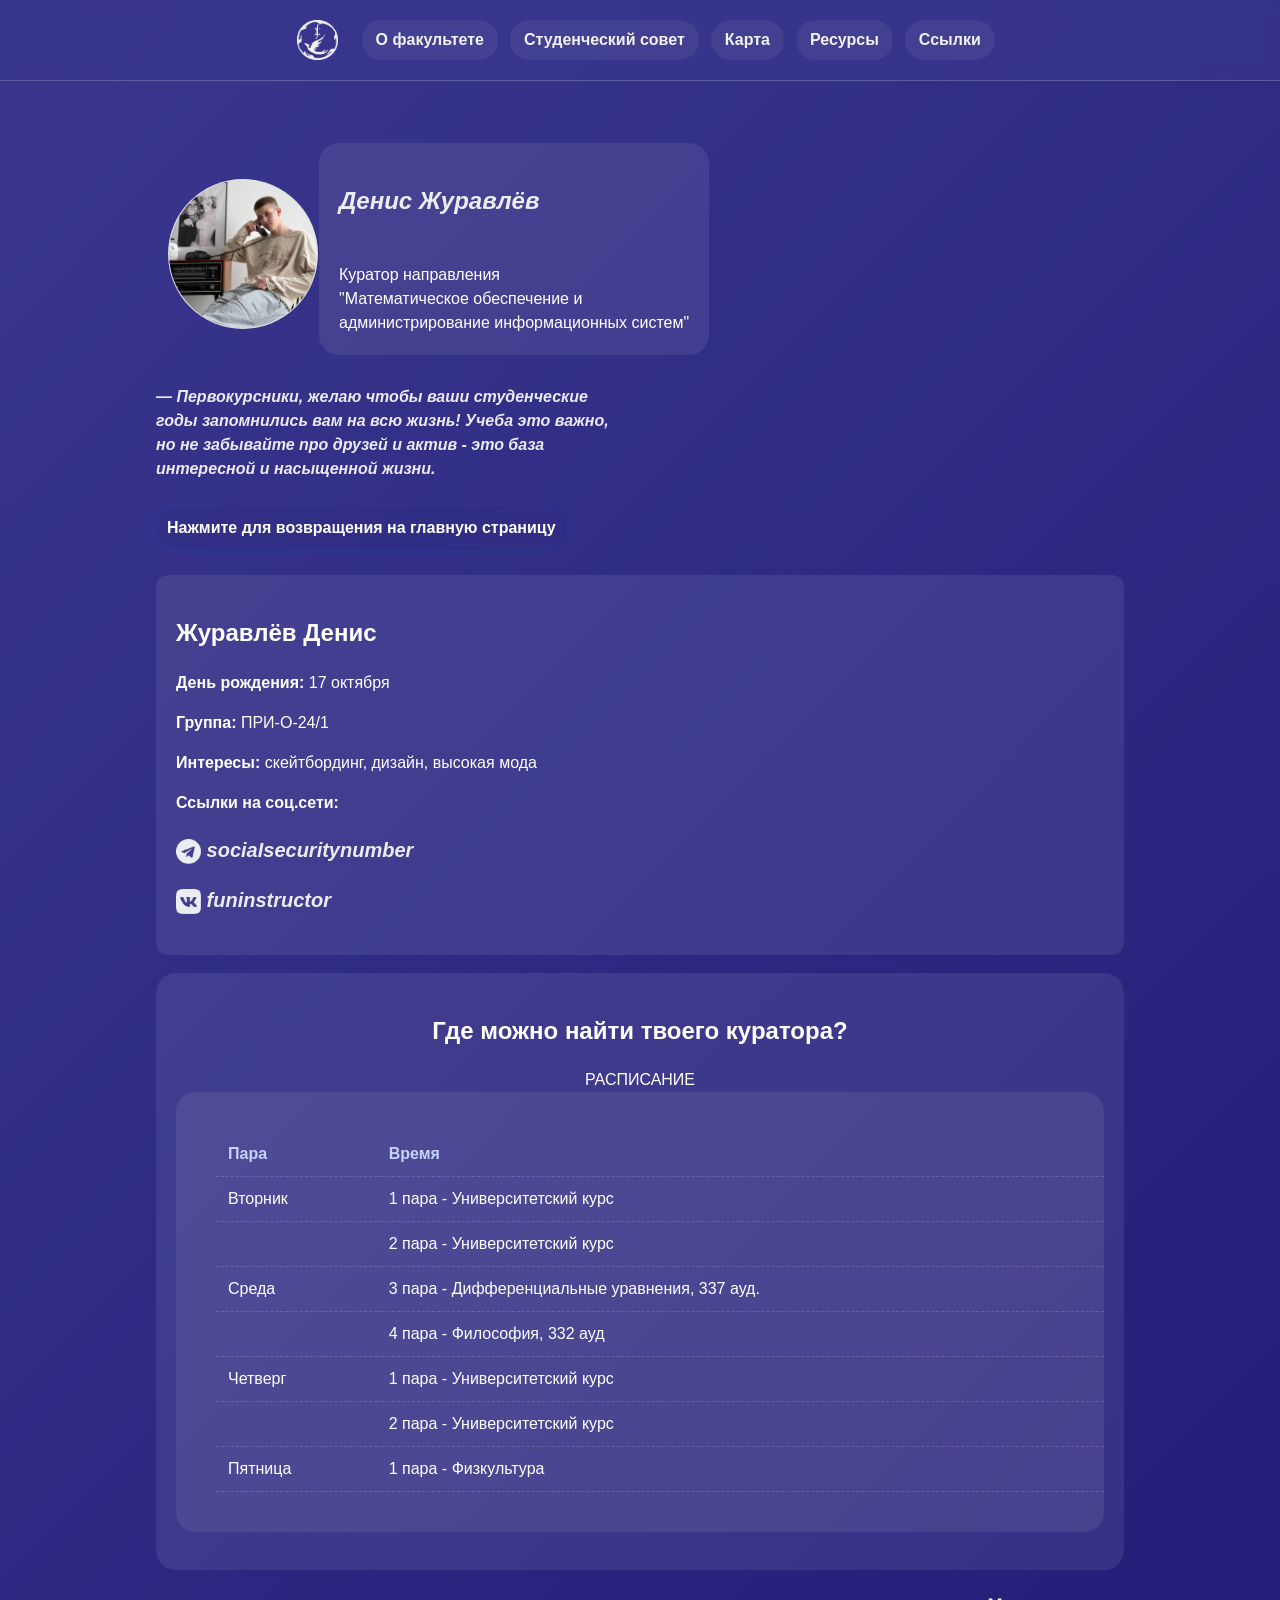
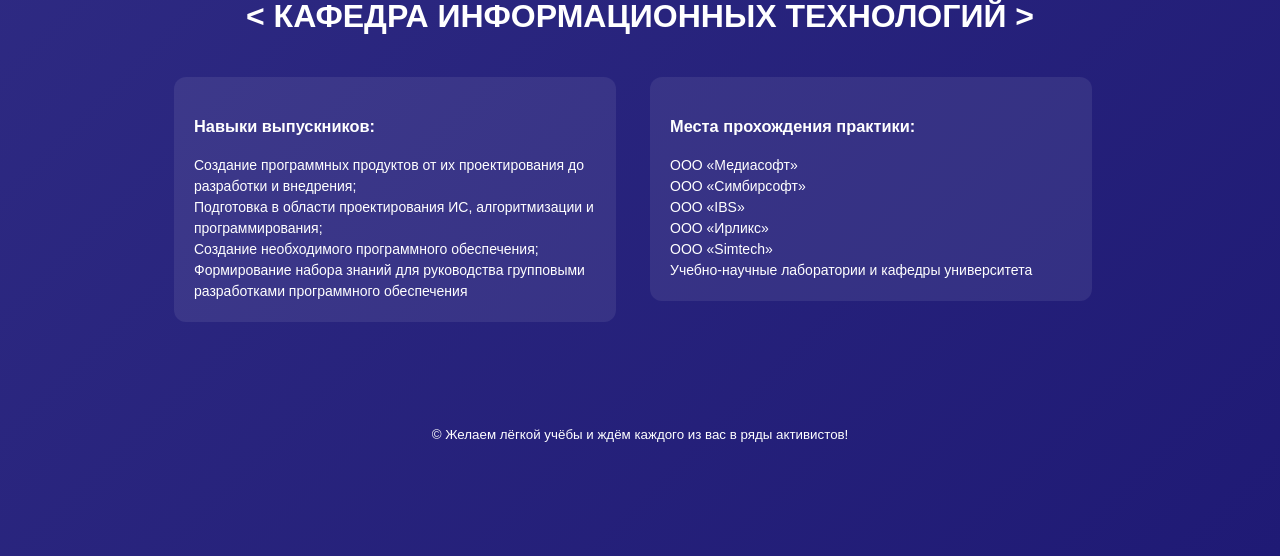
<file: гид/denis.html>
<!DOCTYPE html>
<html lang="ru">
<head>
    <meta charset="UTF-8">
    <meta name="viewport" content="width=device-width, initial-scale=1.0">
    <title>Денис Журавлёв</title>
    <link rel="shortcut icon" href="logoWhBl.png" type="image/x-icon"> 
    <link rel="stylesheet" href="sstyless.css"> 
    <style>:root{
  --primary:#3a378d;
  --secondary:#1f1a75;
  --accent:#6a5acd;
  --card-bg: rgba(255,255,255,0.08);
  --text:#fff;
  --link:#ffd700;
}  
</style> 
<nav class="nav">
  
  <a class = "logotipFmiat" href="index.html#top"><img src="logoFmiat.png" alt = "ФМИАТ"></a>
  <a class="tab" href="index.html#faculty">О факультете</a> 
  <a class="tab" href="index.html#studfmiat">Студенческий совет</a>
  <a class="tab" href="index.html#map">Карта</a>
  <a class="tab" href="index.html#resources">Ресурсы</a>
  <a class="tab" href="index.html#ssilki">Ссылки</a>
</nav>
</head>
<body>
    <main class="container">

       
<!--
  Сайт создан студентами ФМИАТ, активистами студенческого совета. 
  Разработчик - Дмитрий Дрождин, tg - @drozhdin_ds   
  Дизайнер - Глеб Малышев, tg - @ned0chelovek 
  -->
    <section class="card-cur-personal"><div class="toptop">
    <img  src="denis.jpg" class="avatar" alt="Денис">      
    </div>

    <div>
    <div class="card"><h1 class="role">Денис Журавлёв</h1><br>Куратор направления <br>"Математическое обеспечение и<br> администрирование информационных систем"</div>
</section>
    <div  class="role"> — Первокурсники, желаю чтобы ваши студенческие <br> годы запомнились вам на всю жизнь! Учеба это важно,<br> но не забывайте про друзей и актив - это  база <br> интересной и насыщенной жизни.<br><br></div></div>   

    <a href="index.html"><div class="perehod" align="center"> Нажмите для возвращения на главную страницу</div></a><br><br>

    <div class="cardd"> 
        <div>
            <h2>Журавлёв Денис </h2> 
            <p><b>День рождения:</b> 17 октября</p> 
            <p><b>Группа:</b> ПРИ-О-24/1</p>  
            <p><b>Интересы:</b> скейтбординг, дизайн, высокая мода</p>
            <p><b>Ссылки на соц.сети:</b></p><div class="socseti">
            <a href="https://t.me/sociaIsecuritynumber"><p class="socseti-cur"><img src="TG.png"> sociaIsecuritynumber</p></a>
            <a href="https://vk.com/funinstructor"><p class="socseti-cur"><img src="VK.png"> funinstructor</p></a>
        </div></div></div>

         <section align="center" class="card">
    <div><h2>Где можно найти твоего куратора?</h2></div>
    <div>РАСПИСАНИЕ</div><div class="card">
            <div class="grid grid-2">
          <table class="table">
            <thead><tr><th>Пара</th><th>Время</th></tr></thead>
            <tbody>
              <tr><td>Вторник</td><td>1 пара - Университетский курс</td></tr>
              <tr><td></td><td>2 пара - Университетский курс</td></tr>
              <tr><td>Среда</td><td>3 пара - Дифференциальные уравнения, 337 ауд.</td></tr>
              <tr><td></td><td>4 пара - Философия, 332 ауд</td></tr>
              <tr><td>Четверг</td><td>1 пара - Университетский курс</td></tr>
              <tr><td></td><td>2 пара - Университетский курс</td></tr>
              <tr><td>Пятница</td><td>1 пара - Физкультура</td></tr>
            </tbody>
          </table>
      </div>

</section>

<h1 align="center"> < КАФЕДРА ИНФОРМАЦИОННЫХ ТЕХНОЛОГИЙ > </h1>

    <section>

        <div class="containerR">
        <div class="item">
            <div class="cardd">
        <h3>Навыки выпускников:</h3>
            Создание программных продуктов от их проектирования до разработки и внедрения;<br> 
Подготовка в области проектирования ИС, алгоритмизации и программирования;<br>
Создание необходимого программного обеспечения;<br>
Формирование набора знаний для руководства групповыми разработками программного обеспечения

        </div></div>

        <div class="item">
        <div class="cardd"><div>
<h3>Места прохождения практики:</h3>
ООО «Медиасофт» <br>
ООО «Симбирсофт» <br>
ООО «IBS» <br>
ООО «Ирликс» <br>
ООО «Simtech»<br>
Учебно-научные лаборатории и кафедры университета <br></div> </div></div>
    </div>
</section>

<div class="footer">
    <div class="container">
      <small aling>© Желаем лёгкой учёбы и ждём каждого из вас в ряды активистов!</small>
    </div>
    </div>


</main>

</body>
</html>
</file>
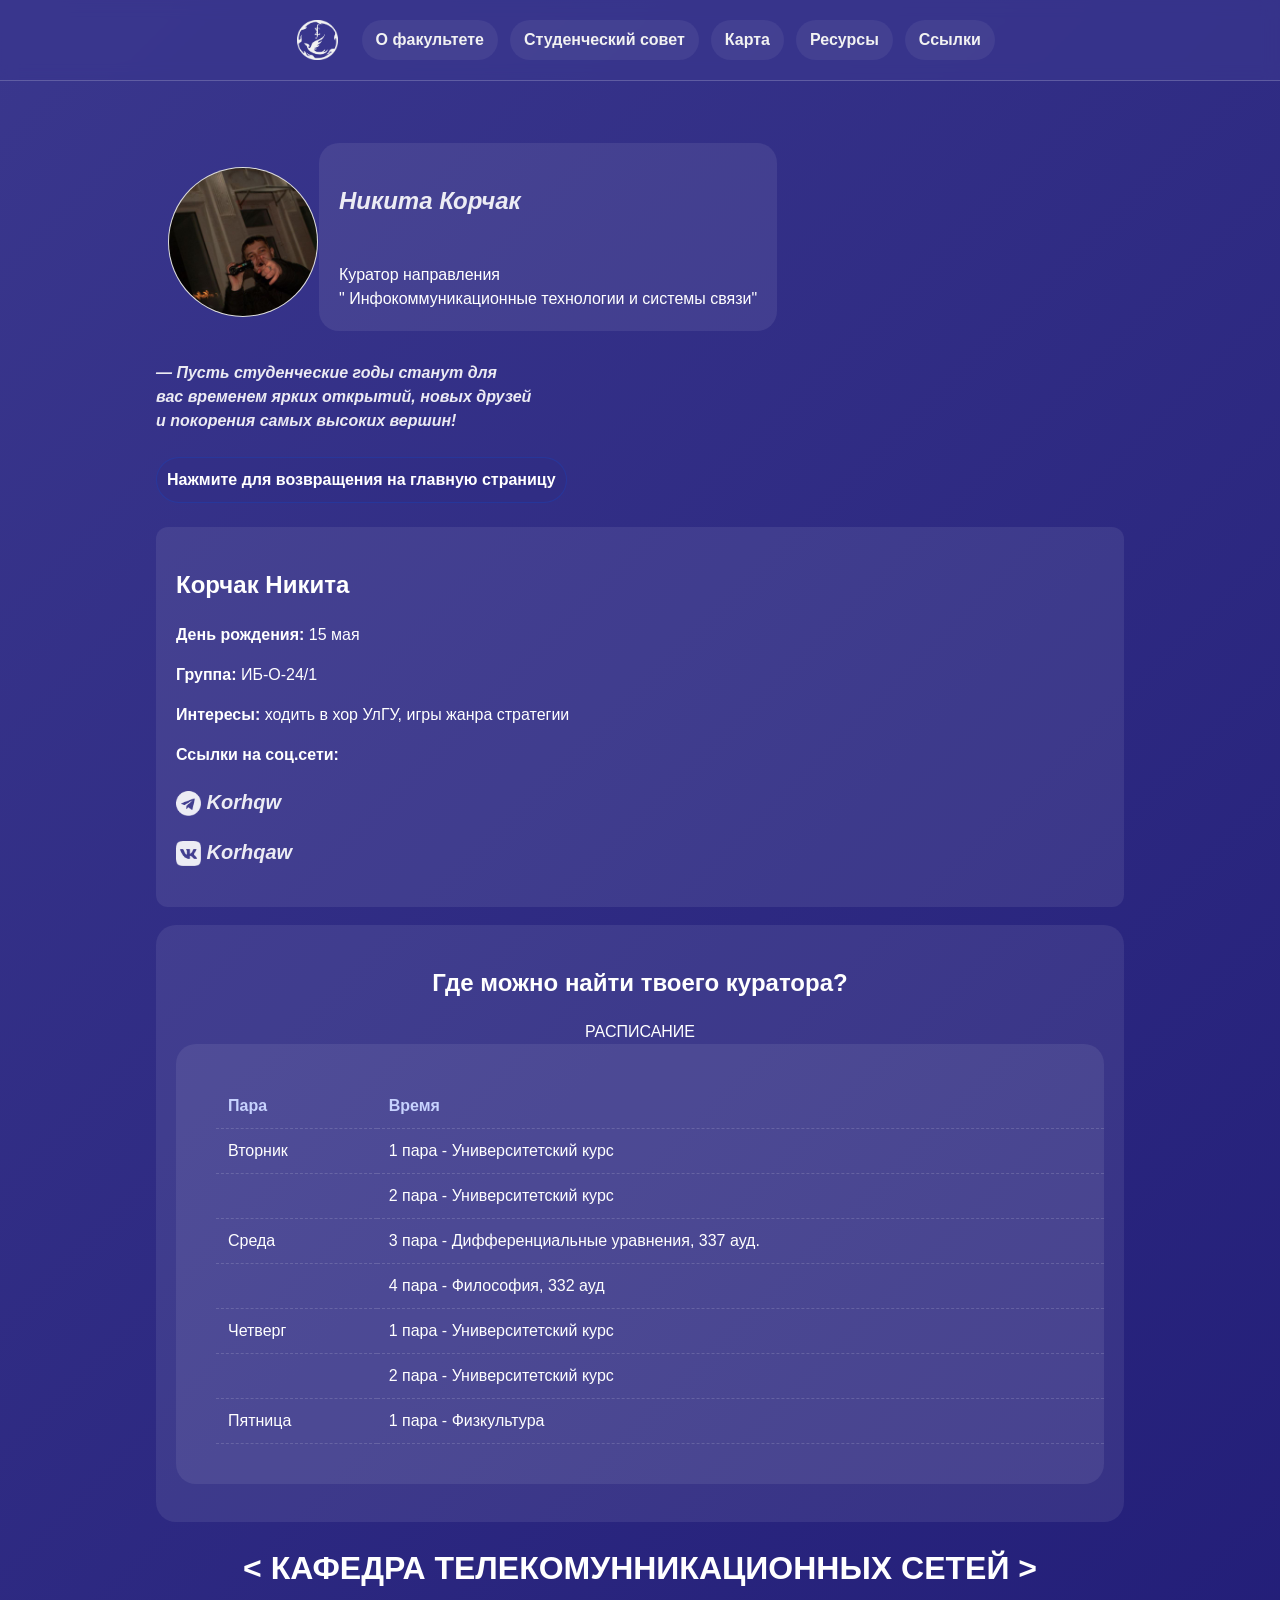
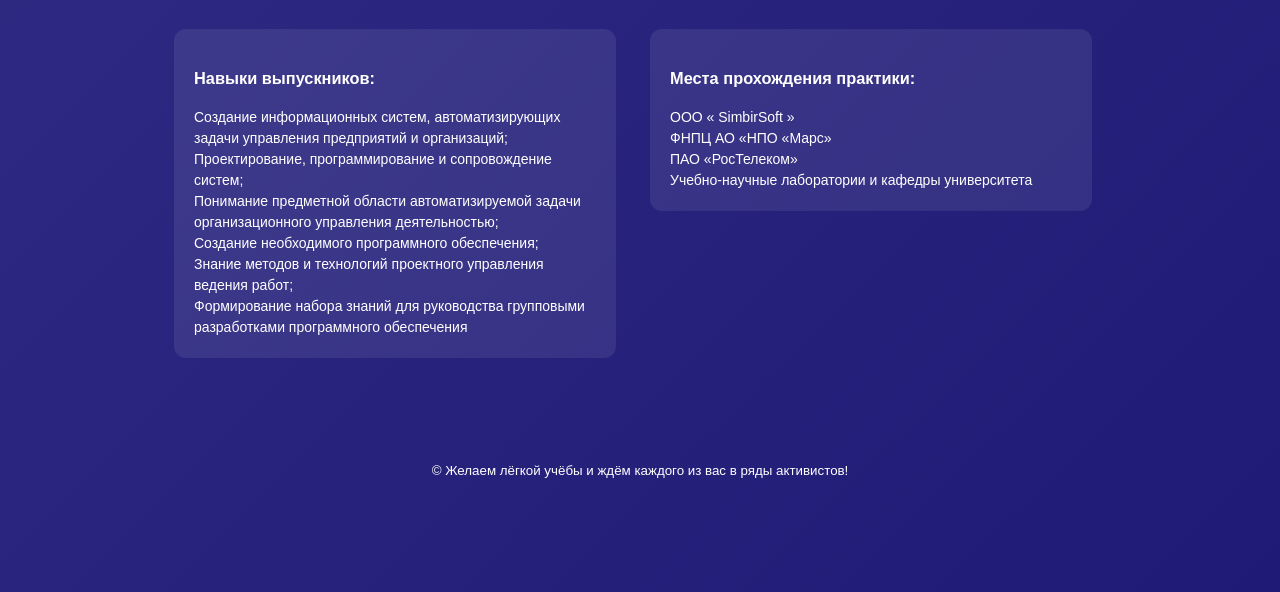
<file: гид/korch.html>
<!DOCTYPE html>
<html lang="ru">
<head>
    <meta charset="UTF-8">
    <meta name="viewport" content="width=device-width, initial-scale=1.0">
    <title>Никита Корчак</title>
    <link rel="shortcut icon" href="logoWhBl.png" type="image/x-icon"> 
    <link rel="stylesheet" href="sstyless.css"> 
    <style>:root{
  --primary:#3a378d;
  --secondary:#1f1a75;
  --accent:#6a5acd;
  --card-bg: rgba(255,255,255,0.08);
  --text:#fff;
  --link:#ffd700;
}  
</style><nav class="nav">
  
  <a class = "logotipFmiat" href="index.html#top"><img src="logoFmiat.png" alt = "ФМИАТ"></a>
  <a class="tab" href="index.html#faculty">О факультете</a> 
  <a class="tab" href="index.html#studfmiat">Студенческий совет</a>
  <a class="tab" href="index.html#map">Карта</a>
  <a class="tab" href="index.html#resources">Ресурсы</a>
  <a class="tab" href="index.html#ssilki">Ссылки</a>
</nav>
</head>
<body>
    <main class="container">

        
<!--
  Сайт создан студентами ФМИАТ, активистами студенческого совета. 
  Разработчик - Дмитрий Дрождин, tg - @drozhdin_ds   
  Дизайнер - Глеб Малышев, tg - @ned0chelovek 
  -->
    <section class="card-cur-personal"><div class="toptop">
    <img  src="korch.jpg" class="avatar" alt="Никита">      
    </div>

    <div>
    <div class="card"><h1 class="role">Никита Корчак</h1><br>Куратор направления <br>" Инфокоммуникационные технологии и системы связи"</div>
</section>
<div  class="role"> — Пусть студенческие годы станут для <br> вас временем ярких открытий, новых друзей<br> и покорения самых высоких вершин!<br><br></div></div>
    

    <a href="index.html"><div class="perehod" align="center"> Нажмите для возвращения на главную страницу</div></a><br><br>

    <div class="cardd"> 
        <div>
            <h2>Корчак Никита </h2> 
            <p><b>День рождения:</b> 15 мая</p> 
            <p><b>Группа:</b> ИБ-О-24/1</p>  
            <p><b>Интересы:</b> ходить в хор УлГУ, игры жанра стратегии </p>
            <p><b>Ссылки на соц.сети:</b></p><div class="socseti">
            <a href="https://t.me/Korhqw"><p class="socseti-cur"><img src="TG.png"> Korhqw</p></a>
            <a href="https://vk.com/korchkonch"><p class="socseti-cur"><img src="VK.png"> Korhqaw</p></a>
        </div></div></div>

        <section align="center" class="card">
    <div><h2>Где можно найти твоего куратора?</h2></div>
    <div>РАСПИСАНИЕ</div><div class="card">
            <div class="grid grid-2">
          <table class="table">
            <thead><tr><th>Пара</th><th>Время</th></tr></thead>
            <tbody>
              <tr><td>Вторник</td><td>1 пара - Университетский курс</td></tr>
              <tr><td></td><td>2 пара - Университетский курс</td></tr>
              <tr><td>Среда</td><td>3 пара - Дифференциальные уравнения, 337 ауд.</td></tr>
              <tr><td></td><td>4 пара - Философия, 332 ауд</td></tr>
              <tr><td>Четверг</td><td>1 пара - Университетский курс</td></tr>
              <tr><td></td><td>2 пара - Университетский курс</td></tr>
              <tr><td>Пятница</td><td>1 пара - Физкультура</td></tr>
            </tbody>
          </table>
      </div>

</section>

<h1 align="center"> < КАФЕДРА ТЕЛЕКОМУННИКАЦИОННЫХ СЕТЕЙ > </h1>

    <section>

        <div class="containerR">
        <div class="item">
        <div class="cardd"> 
        <h3>Навыки выпускников:</h3>
            Создание информационных систем, автоматизирующих задачи управления предприятий и организаций;<br> 
Проектирование, программирование и сопровождение систем;<br>
Понимание предметной области автоматизируемой задачи организационного управления деятельностью;<br>
Создание необходимого программного обеспечения;<br>
Знание методов и технологий проектного управления ведения работ;<br>
Формирование набора знаний для руководства групповыми разработками программного обеспечения
        </div></div>

        <div class="item">
        <div class="cardd"><div>
            
<h3>Места прохождения практики:</h3>
ООО « SimbirSoft »<br>
ФНПЦ АО «НПО «‎Марс»<br>
ПАО «РосТелеком»<br>
Учебно-научные лаборатории и кафедры университета </div> </div></div>
    </div>
</section>

<div class="footer">
    <div class="container">
      <small aling>© Желаем лёгкой учёбы и ждём каждого из вас в ряды активистов!</small>
    </div>
    </div>
    
</main>

</body>
</html>
</file>
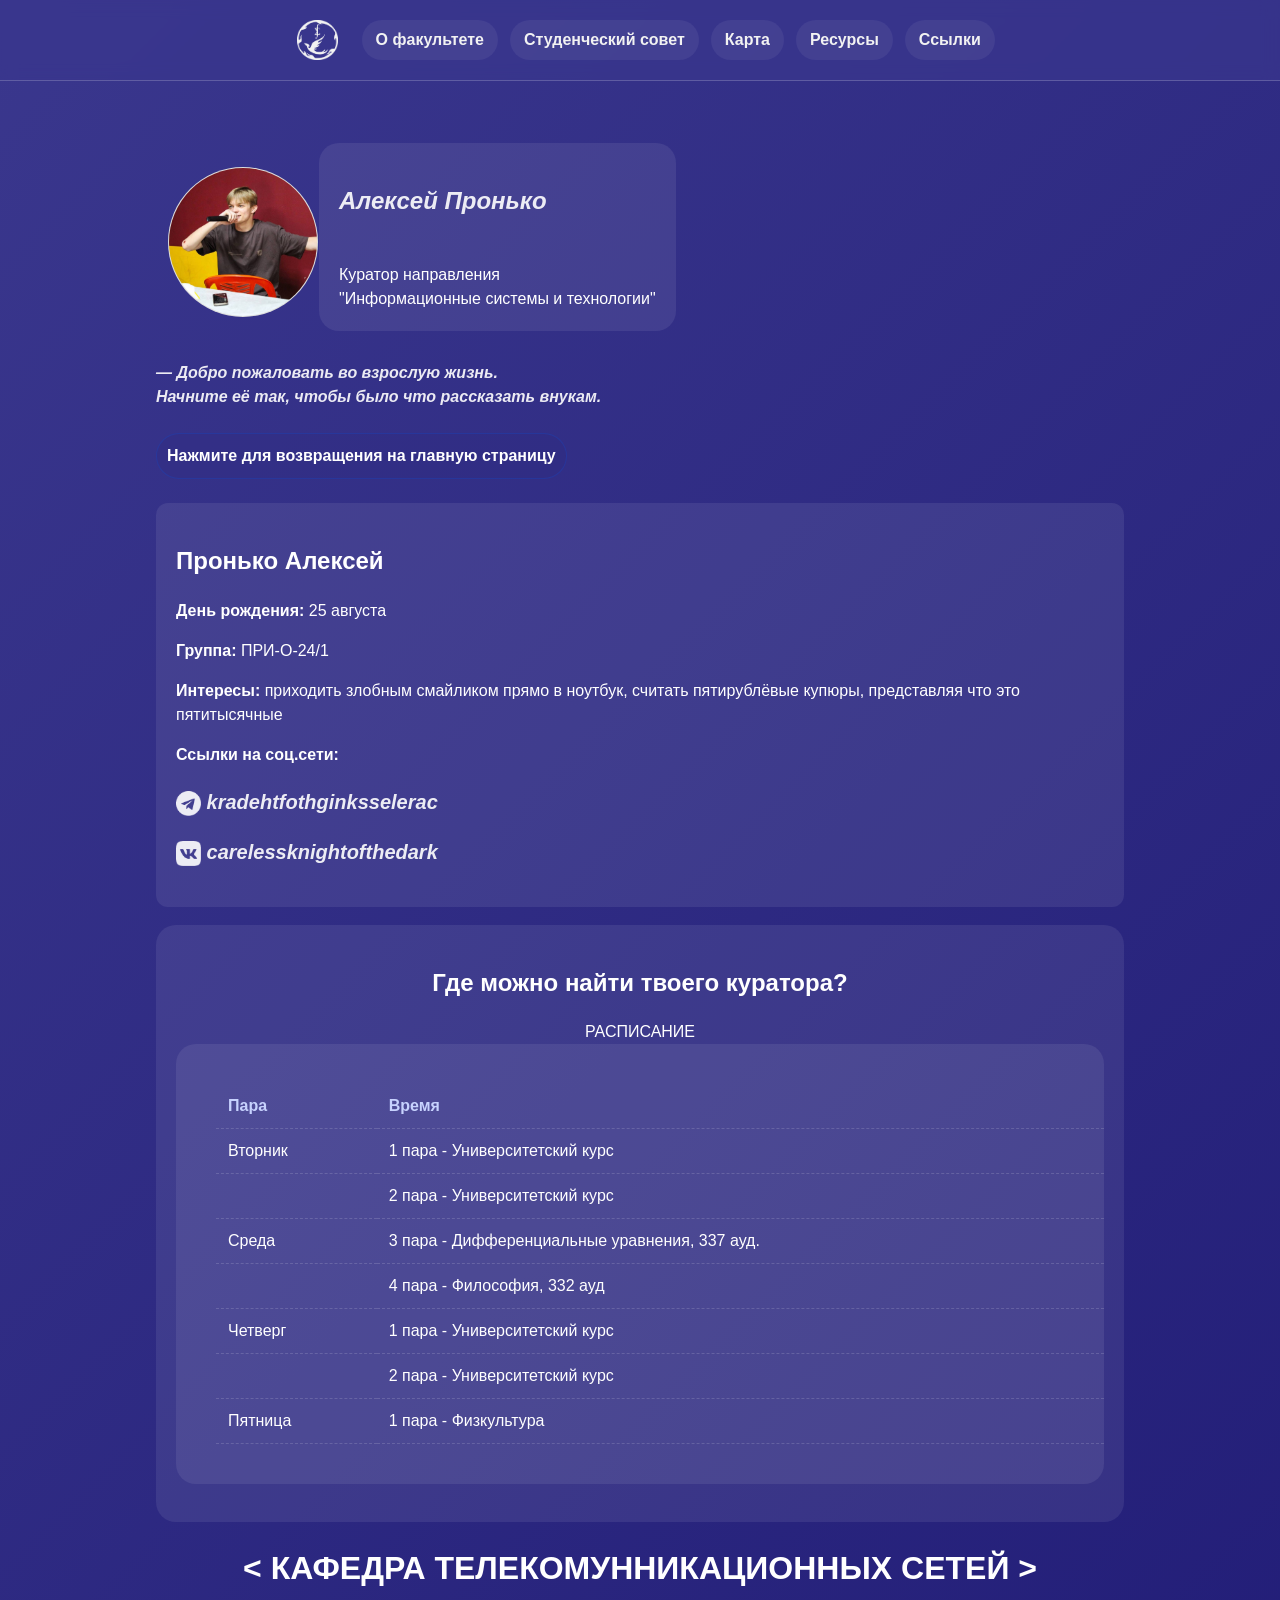
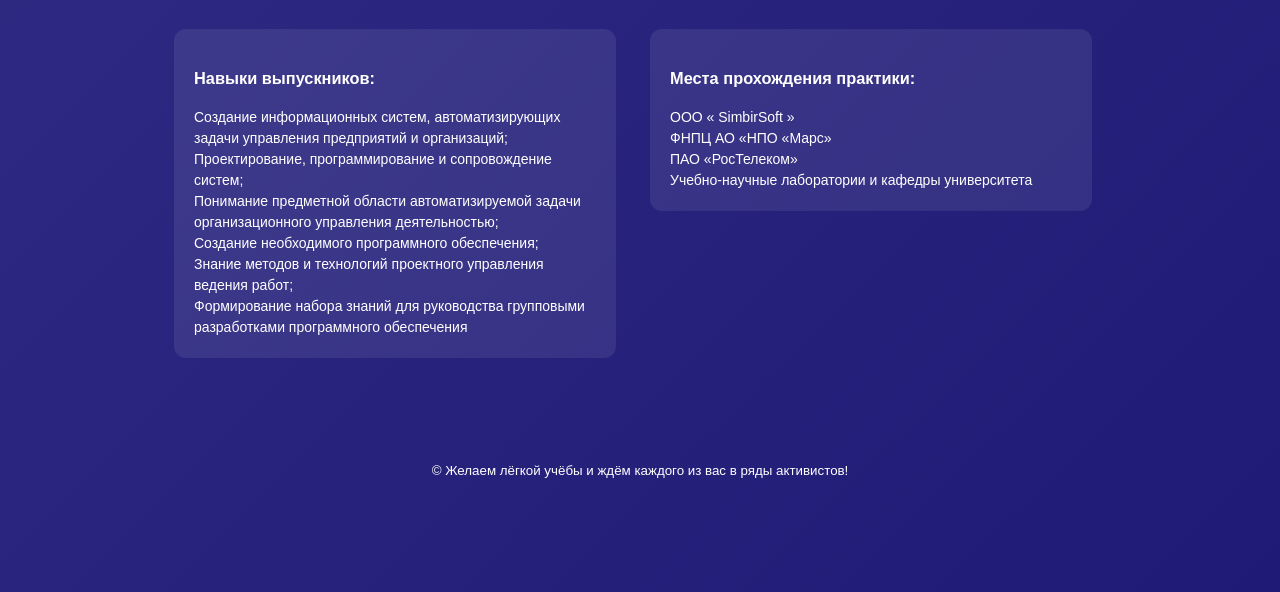
<file: гид/lexa.html>
<!DOCTYPE html>
<html lang="ru">
<head>
    <meta charset="UTF-8">
    <meta name="viewport" content="width=device-width, initial-scale=1.0">
    <title>Алексей Пронько</title>
    <link rel="shortcut icon" href="logoWhBl.png" type="image/x-icon"> 
    <link rel="stylesheet" href="sstyless.css">
    <style>:root{
  --primary:#3a378d;
  --secondary:#1f1a75;
  --accent:#6a5acd;
  --card-bg: rgba(255,255,255,0.08);
  --text:#fff;
  --link:#ffd700;
}  
</style>
</head>
<nav class="nav">
  
  <a class = "logotipFmiat" href="index.html#top"><img src="logoFmiat.png" alt = "ФМИАТ"></a>
  <a class="tab" href="index.html#faculty">О факультете</a> 
  <a class="tab" href="index.html#studfmiat">Студенческий совет</a>
  <a class="tab" href="index.html#map">Карта</a>
  <a class="tab" href="index.html#resources">Ресурсы</a>
  <a class="tab" href="index.html#ssilki">Ссылки</a>
</nav>
<body>
    <main class="container">

        
<!--
  Сайт создан студентами ФМИАТ, активистами студенческого совета. 
  Разработчик - Дмитрий Дрождин, tg - @drozhdin_ds   
  Дизайнер - Глеб Малышев, tg - @ned0chelovek 
  -->
    <section class="card-cur-personal"><div class="toptop">
    <img  src="lexa.jpg" class="avatar" alt="Алексей">      
    </div>

    <div>
    <div class="card"><h1 class="role">Алексей Пронько</h1><br>Куратор направления <br>"Информационные системы и технологии"</div>
</section>
<div  class="role"> — Добро пожаловать во взрослую жизнь. <br> Начните её так, чтобы было что рассказать внукам.<br><br></div></div>
    

    <a href="index.html"><div class="perehod" align="center"> Нажмите для возвращения на главную страницу</div></a><br><br>

    <div class="cardd"> 
        <div>
            <h2>Пронько Алексей </h2> 
            <p><b>День рождения:</b> 25 августа</p> 
            <p><b>Группа:</b> ПРИ-О-24/1</p>  
            <p><b>Интересы:</b> приходить злобным смайликом прямо в ноутбук, считать пятирублёвые купюры, представляя что это пятитысячные </p>
            <p><b>Ссылки на соц.сети:</b></p><div class="socseti">
            <a href="https://t.me/kradehtfothginksselerac"><p class="socseti-cur"><img src="TG.png"> kradehtfothginksselerac</p></a>
            <a href="https://https://vk.com/carelessknightofthedark"><p class="socseti-cur"><img src="VK.png"> carelessknightofthedark</p></a>
        </div></div></div>



     <section align="center" class="card">
    <div><h2>Где можно найти твоего куратора?</h2></div>
    <div>РАСПИСАНИЕ</div><div class="card">
            <div class="grid grid-2">
          <table class="table">
            <thead><tr><th>Пара</th><th>Время</th></tr></thead>
            <tbody>
              <tr><td>Вторник</td><td>1 пара - Университетский курс</td></tr>
              <tr><td></td><td>2 пара - Университетский курс</td></tr>
              <tr><td>Среда</td><td>3 пара - Дифференциальные уравнения, 337 ауд.</td></tr>
              <tr><td></td><td>4 пара - Философия, 332 ауд</td></tr>
              <tr><td>Четверг</td><td>1 пара - Университетский курс</td></tr>
              <tr><td></td><td>2 пара - Университетский курс</td></tr>
              <tr><td>Пятница</td><td>1 пара - Физкультура</td></tr>
            </tbody>
          </table>
      </div>

</section>

<h1 align="center"> < КАФЕДРА ТЕЛЕКОМУННИКАЦИОННЫХ СЕТЕЙ > </h1>

    <section>

        <div class="containerR">
        <div class="item">
        <div class="cardd"> 
        <h3>Навыки выпускников:</h3>
            Создание информационных систем, автоматизирующих задачи управления предприятий и организаций;<br> 
Проектирование, программирование и сопровождение систем;<br>
Понимание предметной области автоматизируемой задачи организационного управления деятельностью;<br>
Создание необходимого программного обеспечения;<br>
Знание методов и технологий проектного управления ведения работ;<br>
Формирование набора знаний для руководства групповыми разработками программного обеспечения

       </div></div>

        <div class="item">
        <div class="cardd"><div>
           
<h3>Места прохождения практики:</h3>
ООО « SimbirSoft »<br>
ФНПЦ АО «НПО «‎Марс»<br>
ПАО «РосТелеком»<br>
Учебно-научные лаборатории и кафедры университета </div> </div></div>
    </div>
</section>

<div class="footer">
    <div class="container">
      <small aling>© Желаем лёгкой учёбы и ждём каждого из вас в ряды активистов!</small>
    </div>
    </div>
    
</main>

</body>
</html>
</file>
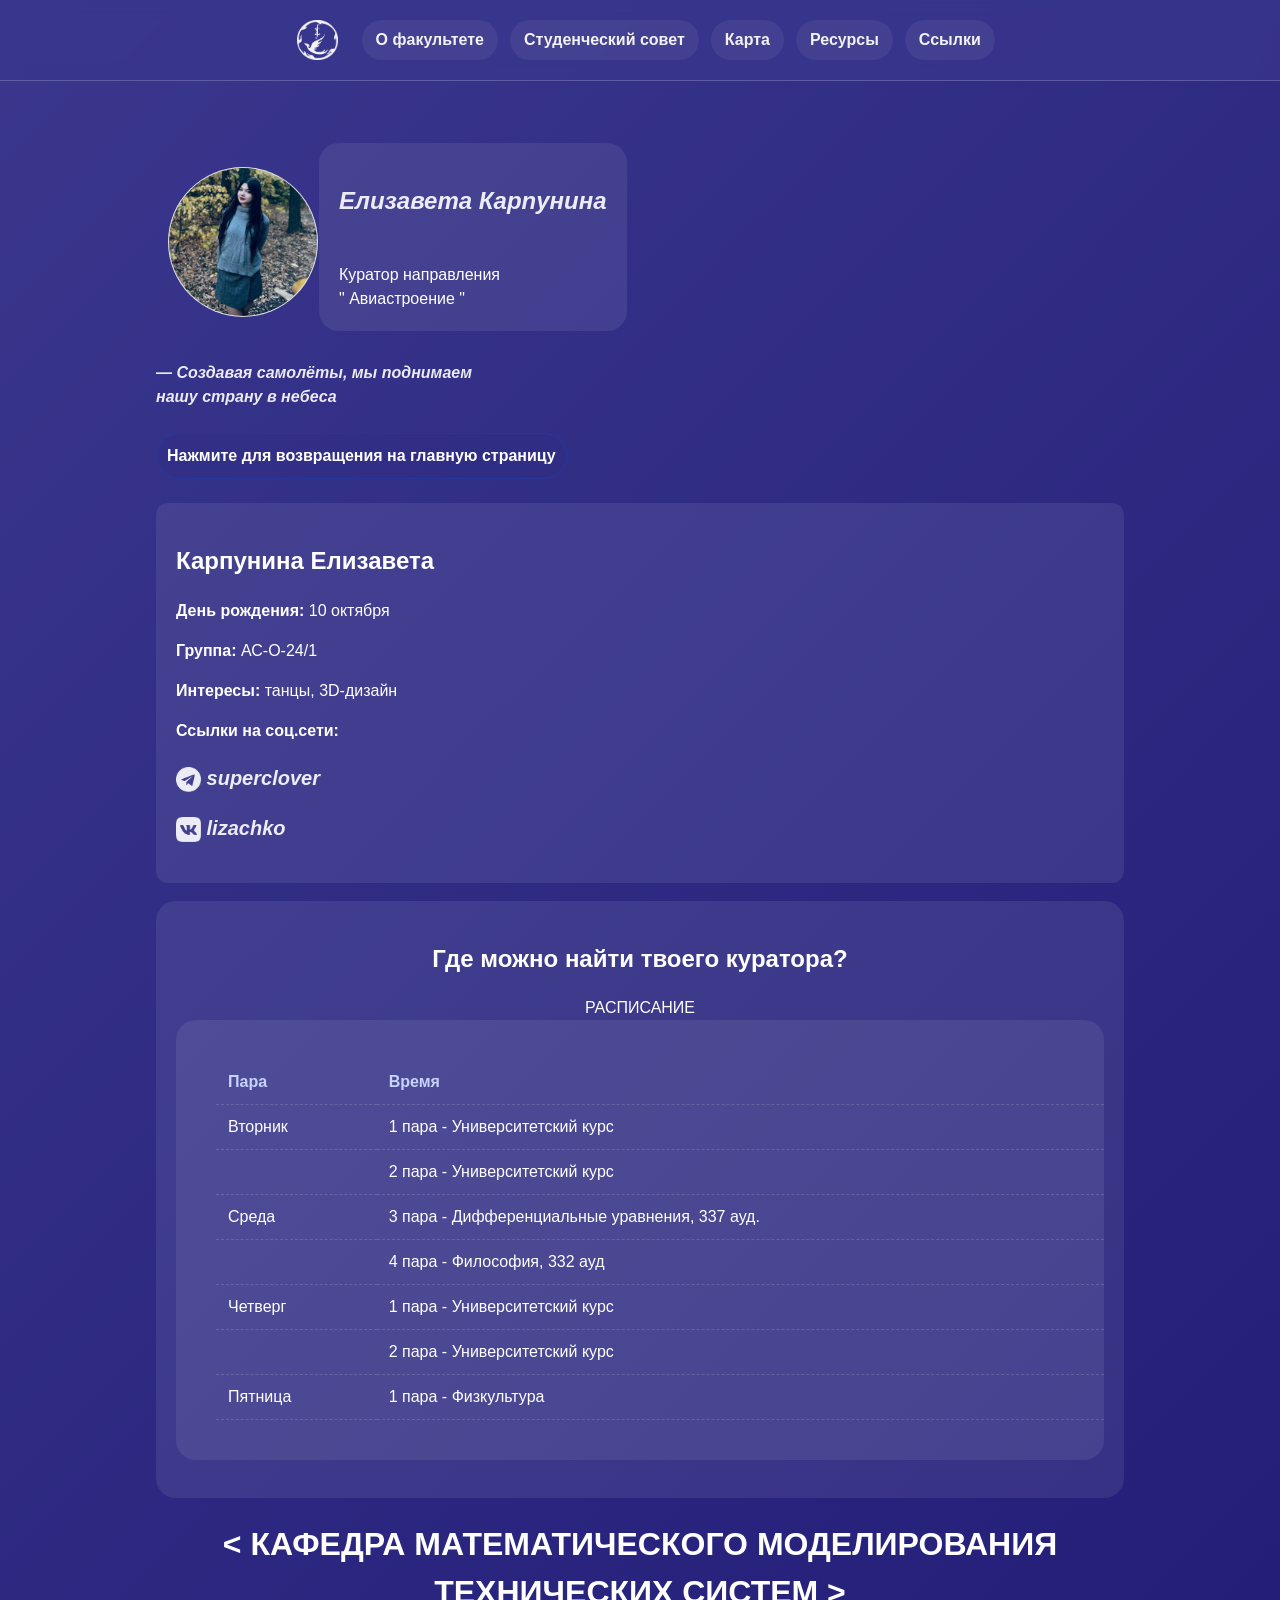
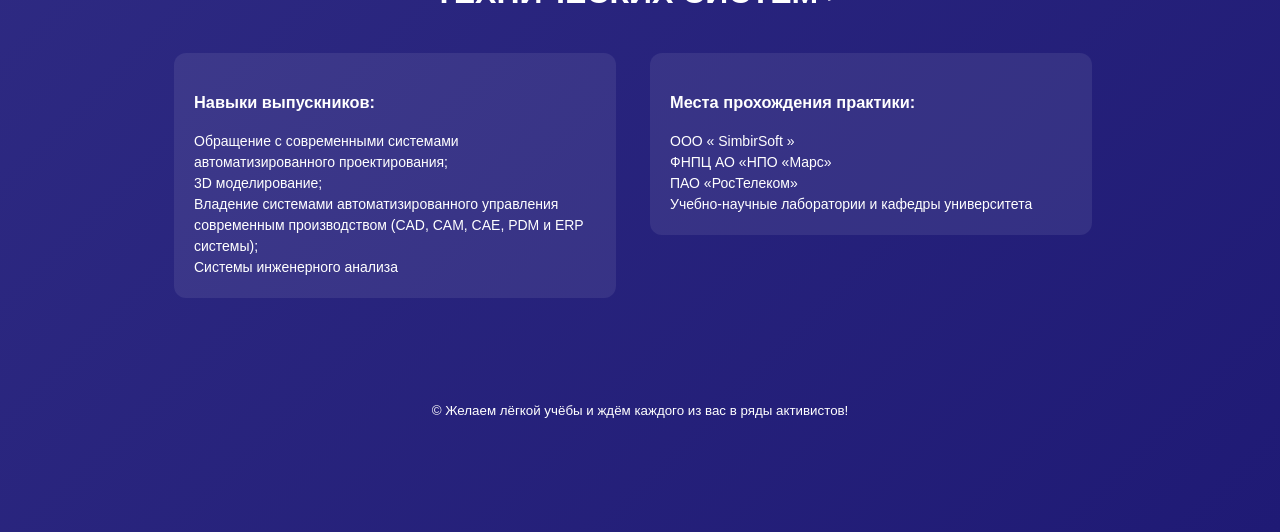
<file: гид/liza.html>
<!DOCTYPE html>
<html lang="ru">
<head>
    <meta charset="UTF-8">
    <meta name="viewport" content="width=device-width, initial-scale=1.0">
    <title>Елизавета Карпунина</title>
    <link rel="shortcut icon" href="logoWhBl.png" type="image/x-icon"> 
    <link rel="stylesheet" href="sstyless.css">
    <style>:root{
  --primary:#3a378d;
  --secondary:#1f1a75;
  --accent:#6a5acd;
  --card-bg: rgba(255,255,255,0.08);
  --text:#fff;
  --link:#ffd700;
}  
</style>
<nav class="nav">
  
  <a class = "logotipFmiat" href="index.html#top"><img src="logoFmiat.png" alt = "ФМИАТ"></a>
  <a class="tab" href="index.html#faculty">О факультете</a> 
  <a class="tab" href="index.html#studfmiat">Студенческий совет</a>
  <a class="tab" href="index.html#map">Карта</a>
  <a class="tab" href="index.html#resources">Ресурсы</a>
  <a class="tab" href="index.html#ssilki">Ссылки</a>
</nav>
</head>
<body>
    <main class="container">

        
<!--
  Сайт создан студентами ФМИАТ, активистами студенческого совета. 
  Разработчик - Дмитрий Дрождин, tg - @drozhdin_ds   
  Дизайнер - Глеб Малышев, tg - @ned0chelovek 
  -->
    <section class="card-cur-personal"><div class="toptop">
    <img  src="liza.jpg" class="avatar" alt="Алексей">   </div>   

    <div>
    <div class="card"><h1 class="role">Елизавета Карпунина</h1><br>Куратор направления <br>" Авиастроение "</div> 
</section>
<div  class="role"> — Создавая самолёты, мы поднимаем <br> нашу страну в небеса<br><br></div></div>
   

   <a href="index.html"><div class="perehod" align="center"> Нажмите для возвращения на главную страницу</div></a> <br><br>

   <div class="cardd"> 
        <div>
            <h2>Карпунина Елизавета </h2> 
            <p><b>День рождения:</b> 10 октября</p> 
            <p><b>Группа:</b> АС-О-24/1</p>  
            <p><b>Интересы:</b> танцы, 3D-дизайн </p>
            <p><b>Ссылки на соц.сети:</b></p><div class="socseti">
            <a href="https://t.me/superclover"><p class="socseti-cur"><img src="TG.png"> superclover</p></a>
            <a href="https://vk.com/lizachko"><p class="socseti-cur"><img src="VK.png"> lizachko</p></a>
        </div></div></div>

        <section align="center" class="card">
    <div><h2>Где можно найти твоего куратора?</h2></div>
    <div>РАСПИСАНИЕ</div><div class="card">
            <div class="grid grid-2">
          <table class="table">
            <thead><tr><th>Пара</th><th>Время</th></tr></thead>
            <tbody>
              <tr><td>Вторник</td><td>1 пара - Университетский курс</td></tr>
              <tr><td></td><td>2 пара - Университетский курс</td></tr>
              <tr><td>Среда</td><td>3 пара - Дифференциальные уравнения, 337 ауд.</td></tr>
              <tr><td></td><td>4 пара - Философия, 332 ауд</td></tr>
              <tr><td>Четверг</td><td>1 пара - Университетский курс</td></tr>
              <tr><td></td><td>2 пара - Университетский курс</td></tr>
              <tr><td>Пятница</td><td>1 пара - Физкультура</td></tr>
            </tbody>
          </table>
      </div>

</section>

<h1 align="center"> < КАФЕДРА МАТЕМАТИЧЕСКОГО МОДЕЛИРОВАНИЯ ТЕХНИЧЕСКИХ СИСТЕМ  > </h1>

    <section>

        <div class="containerR">
        <div class="item">
        <div class="cardd"> 
        <h3>Навыки выпускников:</h3>
            Обращение с современными системами автоматизированного проектирования;<br> 
3D моделирование;<br>
Владение системами автоматизированного управления современным производством (CAD, CAM, CAE, PDM и ERP системы);<br>
Системы инженерного анализа
        </div></div>

        <div class="item">
        <div class="cardd"><div>
            
<h3>Места прохождения практики:</h3>
ООО « SimbirSoft »<br>
ФНПЦ АО «НПО «‎Марс»<br>
ПАО «РосТелеком»<br>
Учебно-научные лаборатории и кафедры университета <br></div> </div></div>
    </div>
</section>

<div class="footer">
    <div class="container">
      <small aling>© Желаем лёгкой учёбы и ждём каждого из вас в ряды активистов!</small>
    </div>
    </div>
    
</main>

</body>
</html>
</file>
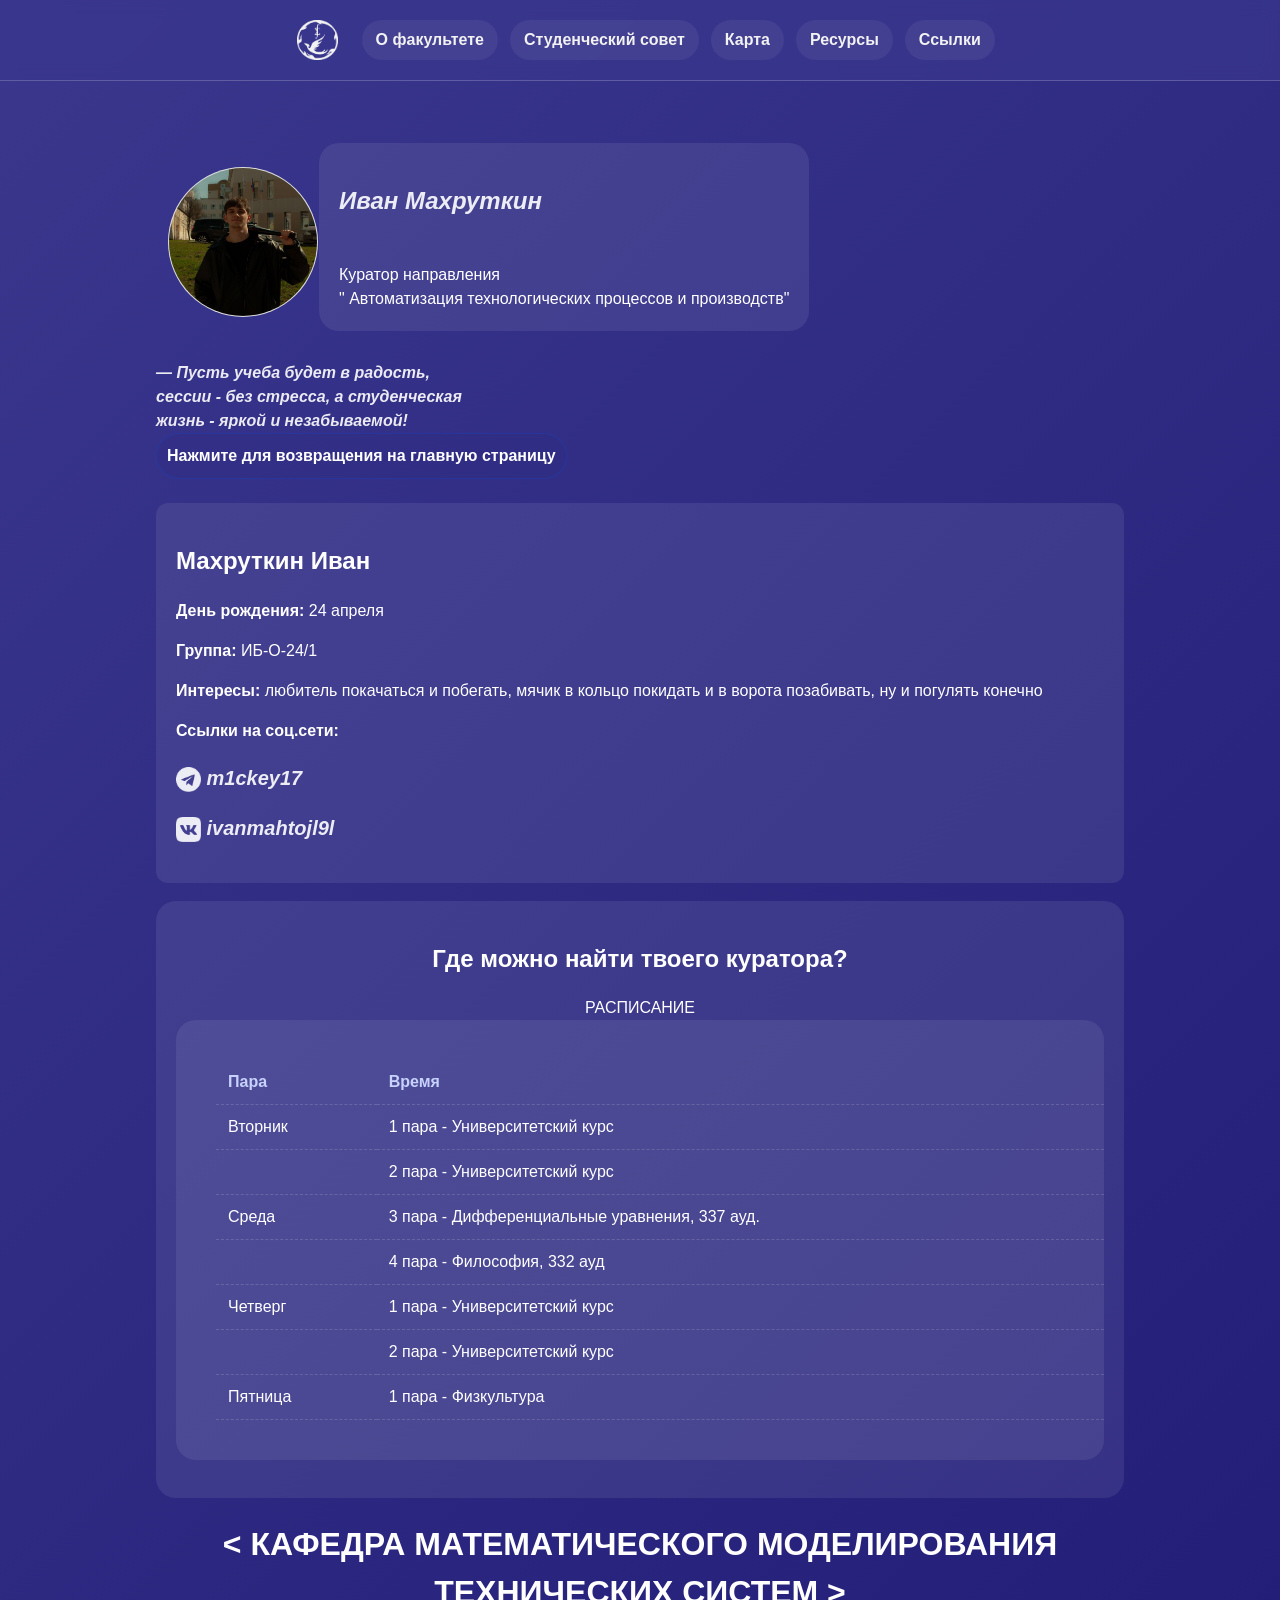
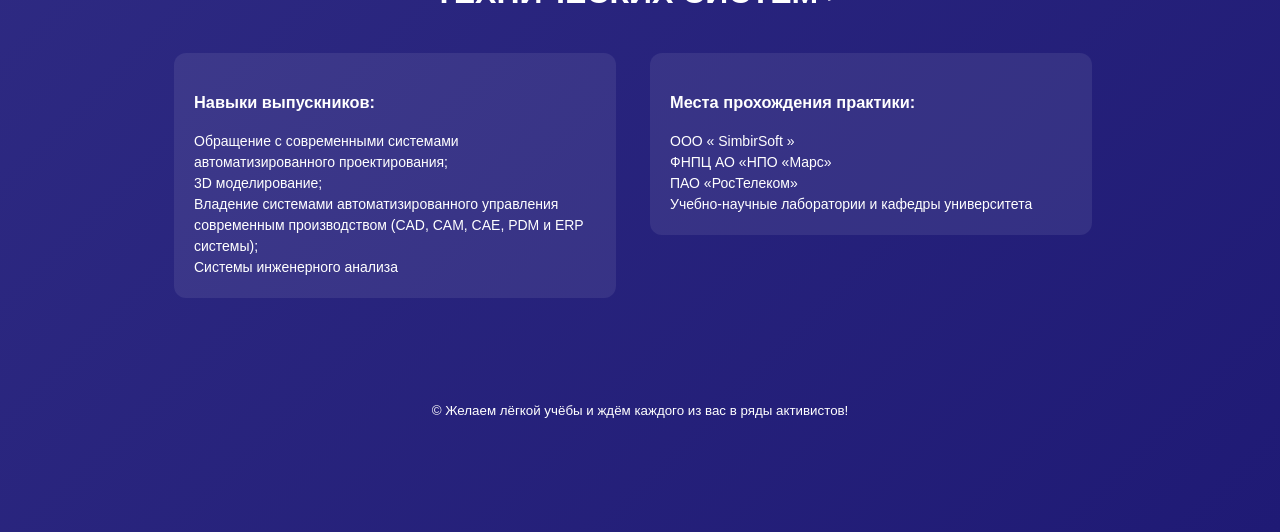
<file: гид/Miki.html>
<!DOCTYPE html>
<html lang="ru">
<head>
    <meta charset="UTF-8">
    <meta name="viewport" content="width=device-width, initial-scale=1.0">
    <title>Иван Махруткин</title>
    <link rel="shortcut icon" href="logoWhBl.png" type="image/x-icon"> 
    <link rel="stylesheet" href="sstyless.css">
    <style>:root{
  --primary:#3a378d;
  --secondary:#1f1a75;
  --accent:#6a5acd;
  --card-bg: rgba(255,255,255,0.08);
  --text:#fff;
  --link:#ffd700;
}  
</style><nav class="nav">
  
  <a class = "logotipFmiat" href="index.html#top"><img src="logoFmiat.png" alt = "ФМИАТ"></a>
  <a class="tab" href="index.html#faculty">О факультете</a> 
  <a class="tab" href="index.html#studfmiat">Студенческий совет</a>
  <a class="tab" href="index.html#map">Карта</a>
  <a class="tab" href="index.html#resources">Ресурсы</a>
  <a class="tab" href="index.html#ssilki">Ссылки</a>
</nav>
</head>
<body>
    <main class="container">

        
<!--
  Сайт создан студентами ФМИАТ, активистами студенческого совета. 
  Разработчик - Дмитрий Дрождин, tg - @drozhdin_ds   
  Дизайнер - Глеб Малышев, tg - @ned0chelovek 
  -->
    <section class="card-cur-personal"><div class="toptop">
    <img  src="vanya.jpg" class="avatar" alt="Иван">      
    </div>

    <div>
    <div class="card"><h1 class="role">Иван Махруткин</h1><br>Куратор направления <br>" Автоматизация технологических процессов и производств"</div>
</section>
<div  class="role"> — Пусть учеба будет в радость, <br> сессии - без стресса, а студенческая<br> жизнь - яркой и незабываемой! </div></div>
    

    <a href="index.html"><div class="perehod" align="center"> Нажмите для возвращения на главную страницу</div></a> <br><br>

    <div class="cardd"> 
        <div>
            <h2>Махруткин Иван</h2> 
            <p><b>День рождения:</b> 24 апреля</p> 
            <p><b>Группа:</b> ИБ-О-24/1</p>  
            <p><b>Интересы:</b> любитель покачаться и побегать, мячик в кольцо покидать и в ворота позабивать, ну и погулять конечно</p>
            <p><b>Ссылки на соц.сети:</b></p><div class="socseti">
            <a href="https://t.me/m1ckey17"><p class="socseti-cur"><img src="TG.png"> m1ckey17</p></a>
            <a href="https://vk.com/ivanmahtojl9l"><p class="socseti-cur"><img src="VK.png"> ivanmahtojl9l</p></a>
        </div></div></div>

       <section align="center" class="card">
    <div><h2>Где можно найти твоего куратора?</h2></div>
    <div>РАСПИСАНИЕ</div><div class="card">
            <div class="grid grid-2">
          <table class="table">
            <thead><tr><th>Пара</th><th>Время</th></tr></thead>
            <tbody>
              <tr><td>Вторник</td><td>1 пара - Университетский курс</td></tr>
              <tr><td></td><td>2 пара - Университетский курс</td></tr>
              <tr><td>Среда</td><td>3 пара - Дифференциальные уравнения, 337 ауд.</td></tr>
              <tr><td></td><td>4 пара - Философия, 332 ауд</td></tr>
              <tr><td>Четверг</td><td>1 пара - Университетский курс</td></tr>
              <tr><td></td><td>2 пара - Университетский курс</td></tr>
              <tr><td>Пятница</td><td>1 пара - Физкультура</td></tr>
            </tbody>
          </table>
      </div>

</section>
<h1 align="center"> < КАФЕДРА МАТЕМАТИЧЕСКОГО МОДЕЛИРОВАНИЯ ТЕХНИЧЕСКИХ СИСТЕМ > </h1>

    <section>

        <div class="containerR">
        <div class="item">
        <div class="cardd"> 
        <h3>Навыки выпускников:</h3>
            Обращение с современными системами автоматизированного проектирования;<br> 
3D моделирование;<br>
Владение системами автоматизированного управления современным производством (CAD, CAM, CAE, PDM и ERP системы);<br>
Системы инженерного анализа
        </div></div>

        <div class="item">
        <div class="cardd"><div>
            
<h3>Места прохождения практики:</h3>
ООО « SimbirSoft »<br>
ФНПЦ АО «НПО «‎Марс»<br>
ПАО «РосТелеком»<br>
Учебно-научные лаборатории и кафедры университета <br></div> </div></div>
    </div>
</section>

<div class="footer">
    <div class="container">
      <small aling>© Желаем лёгкой учёбы и ждём каждого из вас в ряды активистов!</small>
    </div>
    </div>
    
</main>

</body>
</html>
</file>
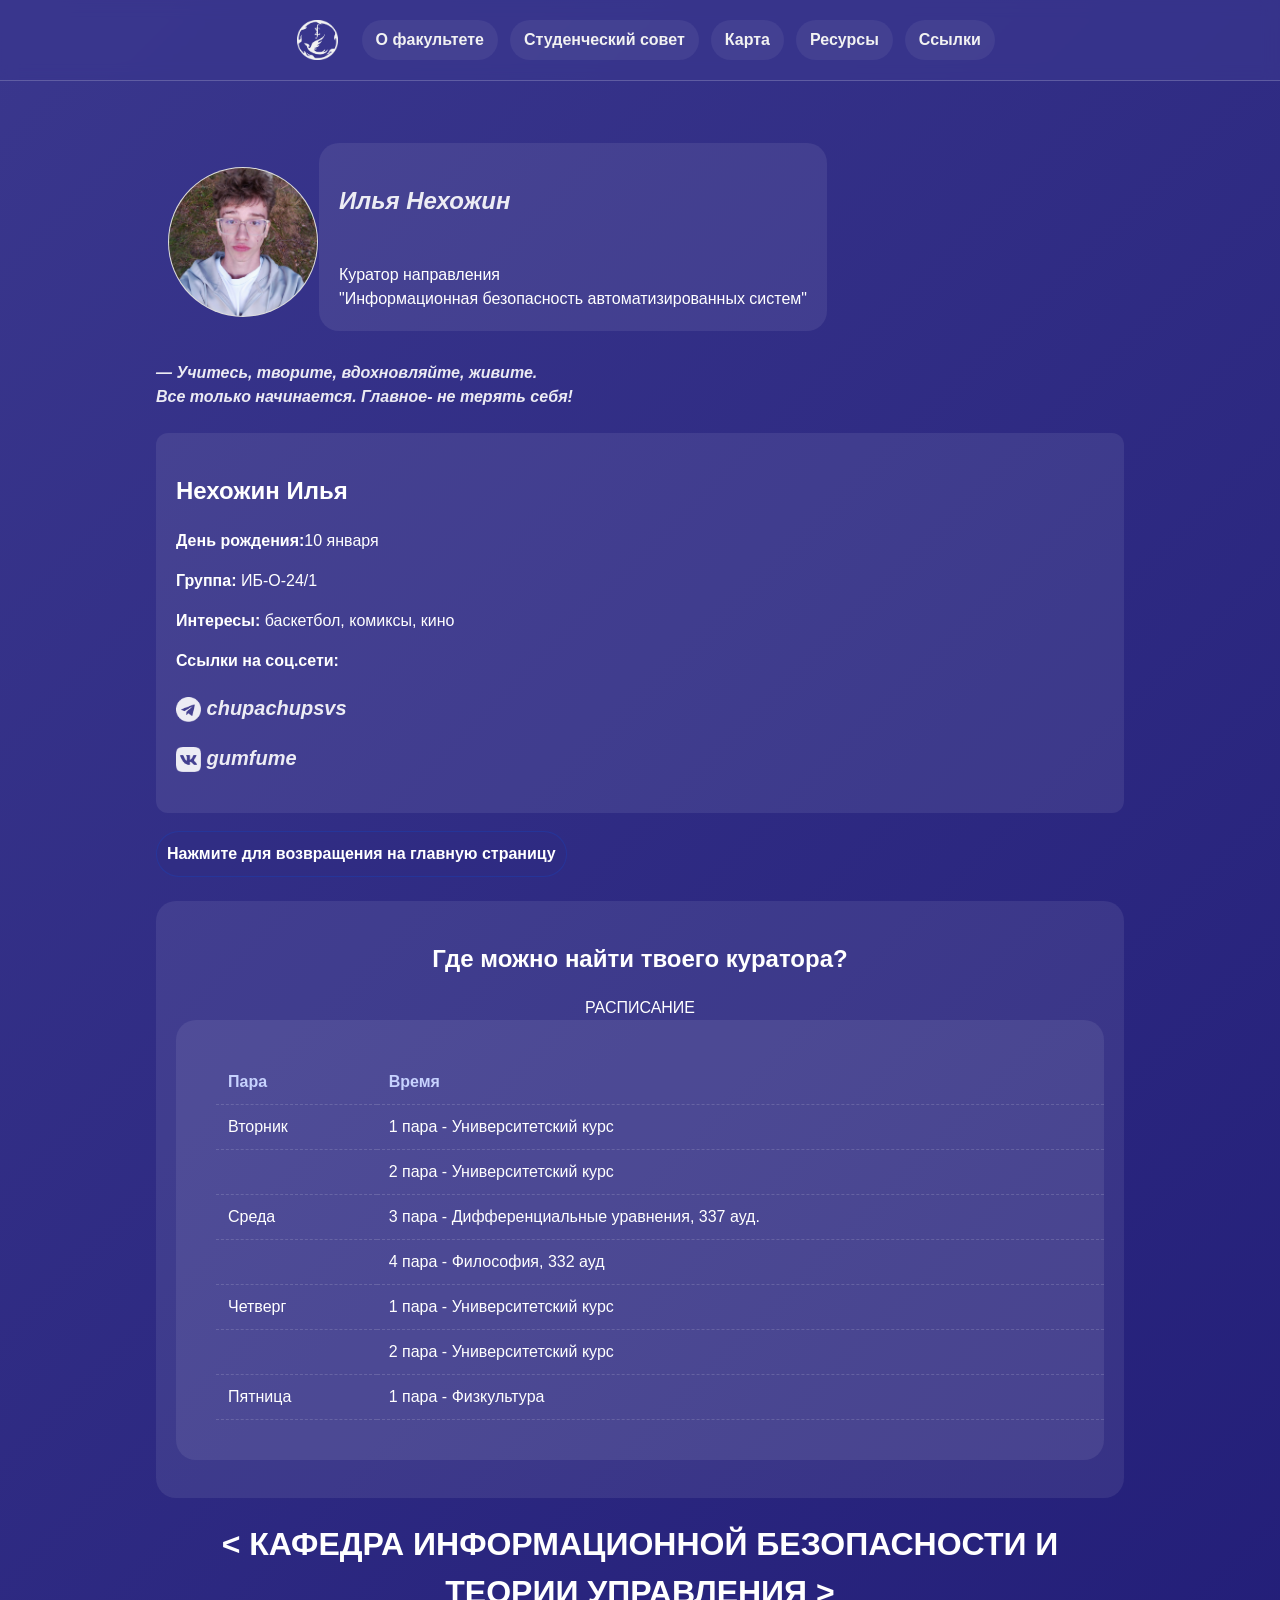
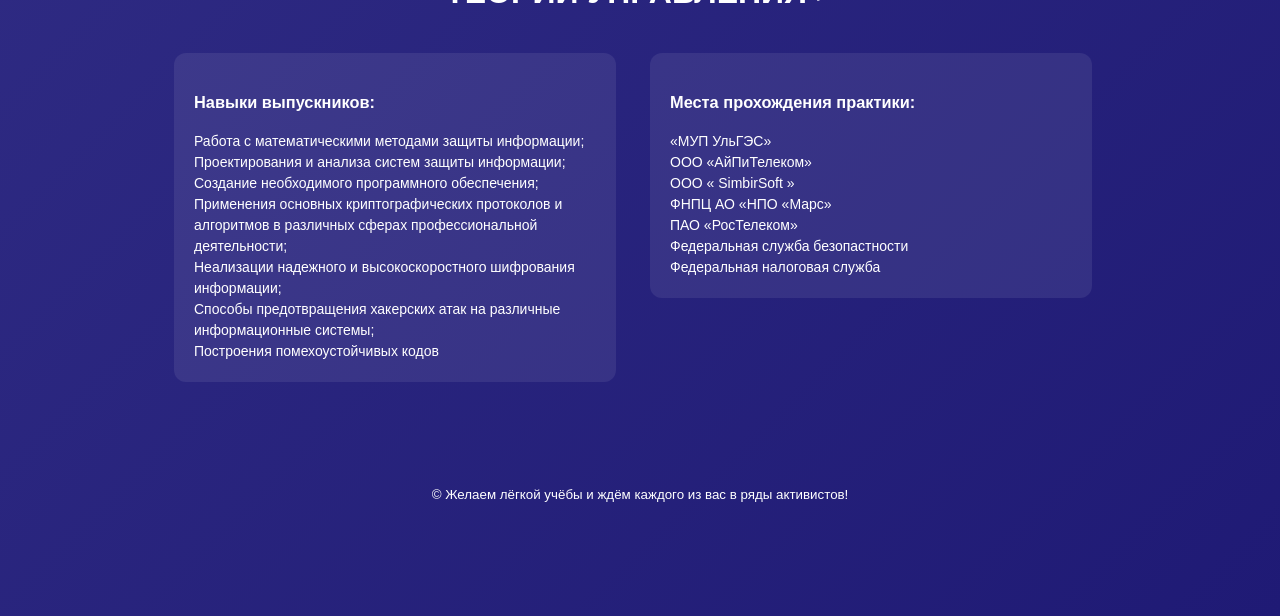
<file: гид/nehozhin.html>
<!DOCTYPE html>
<html lang="ru">
<head>
    <meta charset="UTF-8">
    <meta name="viewport" content="width=device-width, initial-scale=1.0">
    <title>Илья Нехожин</title>
    <link rel="shortcut icon" href="logoWhBl.png" type="image/x-icon"> 
    <link rel="stylesheet" href="sstyless.css">
    <style>:root{
  --primary:#3a378d;
  --secondary:#1f1a75;
  --accent:#6a5acd;
  --card-bg: rgba(255,255,255,0.08);
  --text:#fff;
  --link:#ffd700;
}  
</style>
<nav class="nav">
  
  <a class = "logotipFmiat" href="index.html#top"><img src="logoFmiat.png" alt = "ФМИАТ"></a>
  <a class="tab" href="index.html#faculty">О факультете</a> 
  <a class="tab" href="index.html#studfmiat">Студенческий совет</a>
  <a class="tab" href="index.html#map">Карта</a>
  <a class="tab" href="index.html#resources">Ресурсы</a>
  <a class="tab" href="index.html#ssilki">Ссылки</a>
</nav>
</head>
<body>
    <main class="container">

        
<!--
  Сайт создан студентами ФМИАТ, активистами студенческого совета. 
  Разработчик - Дмитрий Дрождин, tg - @drozhdin_ds   
  Дизайнер - Глеб Малышев, tg - @ned0chelovek 
  -->
    <section class="card-cur-personal"><div class="toptop">
    <img  src="Nehozhin.jpg" class="avatar" alt="Дарья">      
    </div>

    <div>
    <div class="card"><h1 class="role">Илья Нехожин </h1><br>Куратор направления <br>"Информационная безопасность автоматизированных систем"</div>
</section>
<div  class="role"> — Учитесь, творите, вдохновляйте, живите. <br> Все только начинается. Главное- не терять себя!<br><br></div>

<div class="cardd"> 
        <div>
            <h2>Нехожин Илья </h2> 
            <p><b>День рождения:</b>10 января</p> 
            <p><b>Группа:</b> ИБ-О-24/1</p>  
            <p><b>Интересы:</b> баскетбол, комиксы, кино </p>
            <p><b>Ссылки на соц.сети:</b></p><div class="socseti">
            <a href="https://t.me/chupachupsvs"><p class="socseti-cur"><img src="TG.png"> chupachupsvs</p></a>
            <a href="https://vk.com/gumfume"><p class="socseti-cur"><img src="VK.png"> gumfume</p></a>
        </div></div></div>
    

    <a href="index.html"><div class="perehod" align="center"> Нажмите для возвращения на главную страницу</div></a><br><br>

     <section align="center" class="card">
    <div><h2>Где можно найти твоего куратора?</h2></div>
    <div>РАСПИСАНИЕ</div><div class="card">
            <div class="grid grid-2">
          <table class="table">
            <thead><tr><th>Пара</th><th>Время</th></tr></thead>
            <tbody>
              <tr><td>Вторник</td><td>1 пара - Университетский курс</td></tr>
              <tr><td></td><td>2 пара - Университетский курс</td></tr>
              <tr><td>Среда</td><td>3 пара - Дифференциальные уравнения, 337 ауд.</td></tr>
              <tr><td></td><td>4 пара - Философия, 332 ауд</td></tr>
              <tr><td>Четверг</td><td>1 пара - Университетский курс</td></tr>
              <tr><td></td><td>2 пара - Университетский курс</td></tr>
              <tr><td>Пятница</td><td>1 пара - Физкультура</td></tr>
            </tbody>
          </table>
      </div>

</section>

<h1 align="center"> < КАФЕДРА ИНФОРМАЦИОННОЙ БЕЗОПАСНОСТИ И ТЕОРИИ УПРАВЛЕНИЯ > </h1>

    <section>

        <div class="containerR">
        <div class="item">
        <div class="cardd"> 
        <h3>Навыки выпускников:</h3>
            Работа с математическими методами защиты информации;<br> 
Проектирования и анализа систем защиты информации;<br>
Создание необходимого программного обеспечения;<br>
Применения основных криптографических протоколов и алгоритмов в различных сферах профессиональной деятельности;<br>
Hеализации надежного и высокоскоростного шифрования информации;<br>
Cпособы предотвращения хакерских атак на различные информационные системы;<br>
Построения помехоустойчивых кодов

        </div></div>

        <div class="item">
        <div class="cardd"><div>
            
<h3>Места прохождения практики:</h3>
«МУП УльГЭС»<br>
ООО «АйПиТелеком»<br>
ООО « SimbirSoft »<br>
ФНПЦ АО «НПО «‎Марс»<br>
ПАО «РосТелеком»<br>
Федеральная служба безопастности<br>
Федеральная налоговая служба<br></div> </div></div>
    </div>
</section>

<div class="footer">
    <div class="container">
      <small aling>© Желаем лёгкой учёбы и ждём каждого из вас в ряды активистов!</small>
    </div>
    </div>
    
</main>

</body>
</html>
</file>
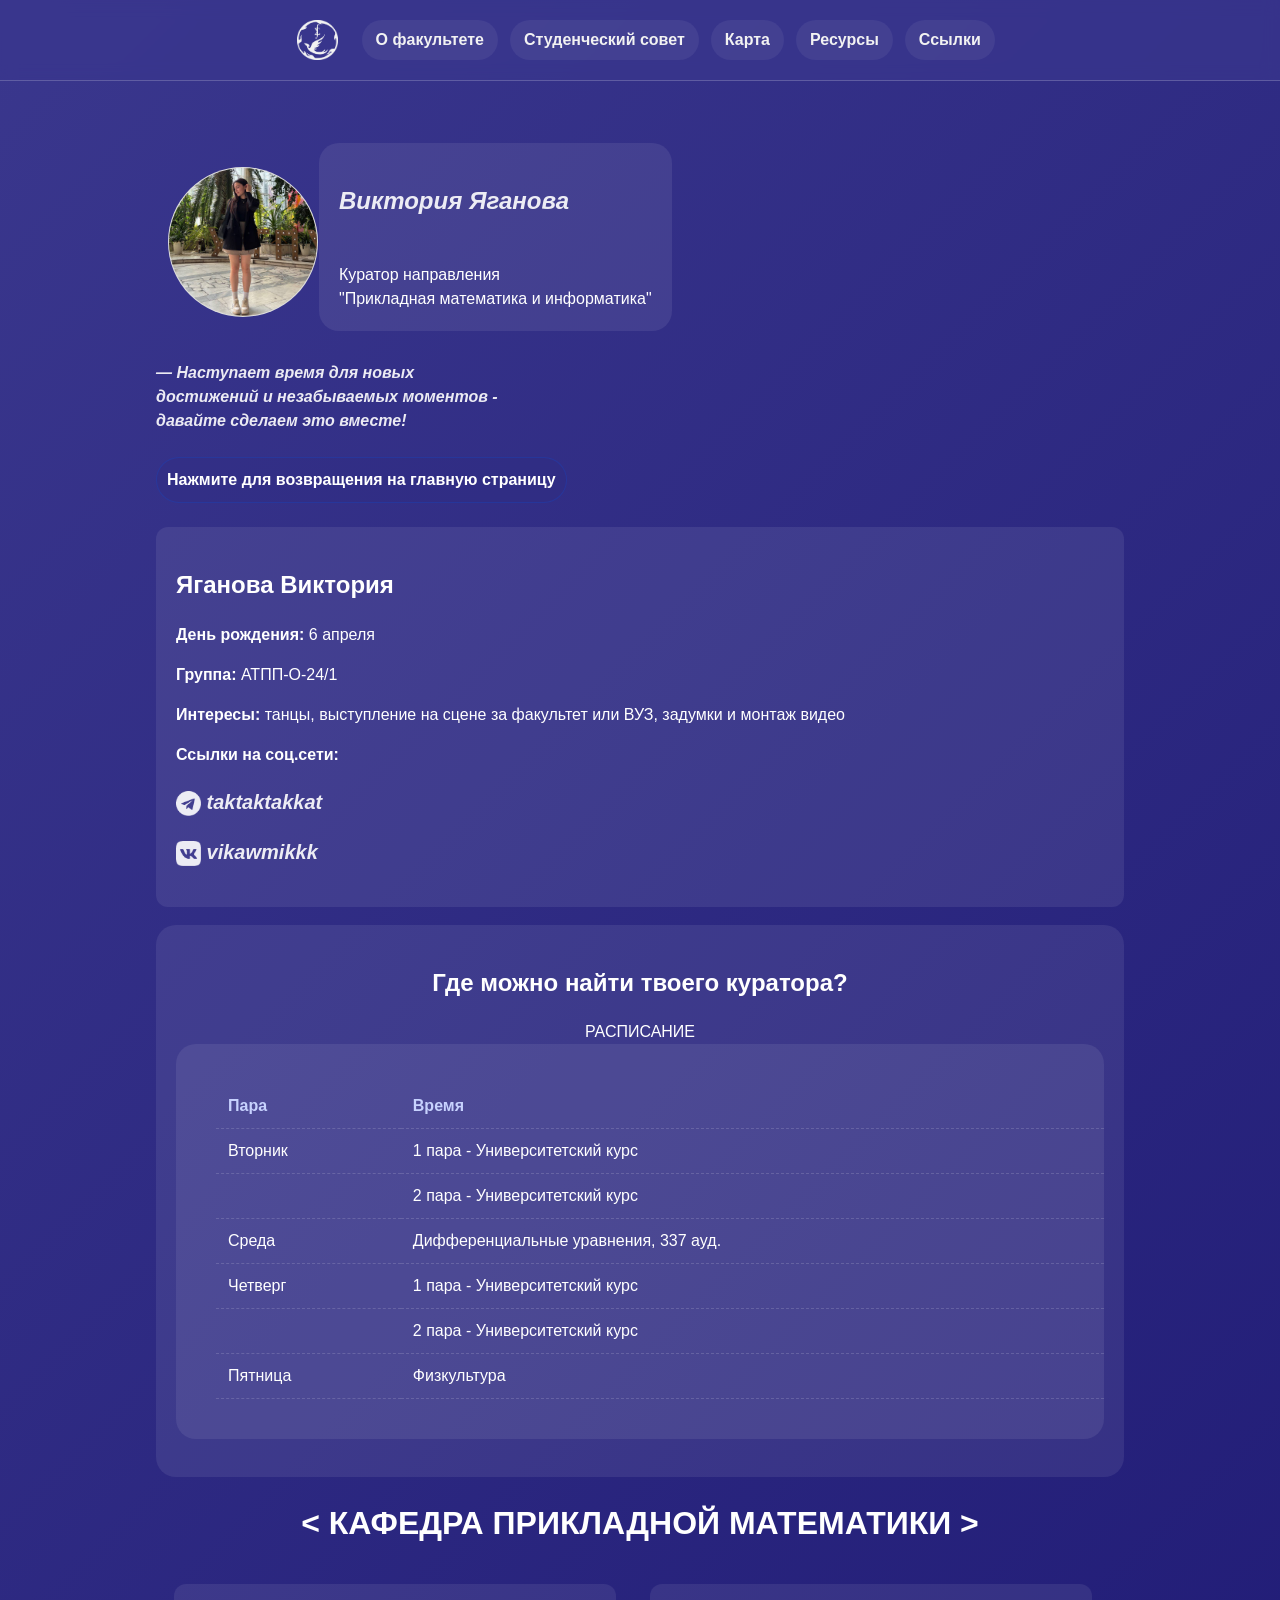
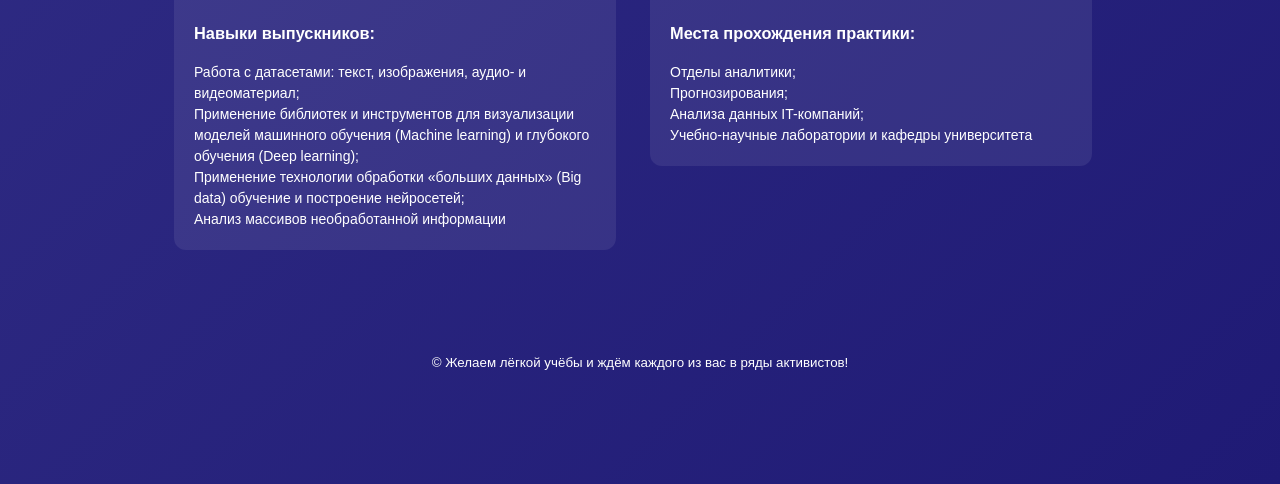
<file: гид/pickMe.html>
<!DOCTYPE html>
<html lang="ru">
<head>
    <meta charset="UTF-8">
    <meta name="viewport" content="width=device-width, initial-scale=1.0">
    <title>Виктория Яганова</title>
    <link rel="shortcut icon" href="logoWhBl.png" type="image/x-icon"> 
    <link rel="stylesheet" href="sstyless.css">
    <style>
:root{
  --primary:#3a378d;
  --secondary:#1f1a75;
  --accent:#6a5acd;
  --card-bg: rgba(255,255,255,0.08);
  --text:#fff;
  --link:#ffd700;
}  
</style>

</head>
<body>
    <nav class="nav">
  
  <a class = "logotipFmiat" href="index.html#top"><img src="logoFmiat.png" alt = "ФМИАТ"></a>
  <a class="tab" href="index.html#faculty">О факультете</a> 
  <a class="tab" href="index.html#studfmiat">Студенческий совет</a>
  <a class="tab" href="index.html#map">Карта</a>
  <a class="tab" href="index.html#resources">Ресурсы</a>
  <a class="tab" href="index.html#ssilki">Ссылки</a>
</nav>
    <main class="container">
        
<!--
  Сайт создан студентами ФМИАТ, активистами студенческого совета. 
  Разработчик - Дмитрий Дрождин, tg - @drozhdin_ds   
  Дизайнер - Глеб Малышев, tg - @ned0chelovek 
  -->
 
    <section class="card-cur-personal"> <div class="toptop">
    <img  src="pickMe.jpg" class="avatar" alt="Виктория">
    </div>
   
    <div class="card"><h1 class="role">Виктория Яганова</h1><br>Куратор направления <br>"Прикладная математика и информатика"</div>
    </section>
    <div  class="role"> — Наступает время для новых <br>достижений и незабываемых моментов -<br>давайте сделаем это вместе!<br><br></div>

    <a href="index.html"><div class="perehod" align="center"> Нажмите для возвращения на главную страницу</div></a><br><br>
    <div class="cardd"> 
        <div>
            <h2>Яганова Виктория </h2> 
            <p><b>День рождения:</b> 6 апреля</p> 
            <p><b>Группа:</b> АТПП-О-24/1</p>
            <p><b>Интересы:</b> танцы, выступление на сцене за факультет или ВУЗ, задумки и монтаж видео</p>
            <p><b>Ссылки на соц.сети:</b></p><div class="socseti">
            <a href="https://t.me/taktaktakkat"><p class="socseti-cur"><img src="TG.png"> taktaktakkat</p></a>
            <a href="https://vk.com/vikawmikkk"><p class="socseti-cur"><img src="VK.png"> vikawmikkk</p></a>
        </div></div></div>

    <section align="center" class="card">
    <div><h2>Где можно найти твоего куратора?</h2></div>
    <div>РАСПИСАНИЕ</div><div class="card">
            <div class="grid grid-2">
          <table class="table">
            <thead><tr><th>Пара</th><th>Время</th></tr></thead>
            <tbody>
              <tr><td>Вторник</td><td>1 пара - Университетский курс</td></tr>
              <tr><td></td><td>2 пара - Университетский курс</td></tr>
              <tr><td>Среда</td><td>Дифференциальные уравнения, 337 ауд.</td></tr>
              <tr><td>Четверг</td><td>1 пара - Университетский курс</td></tr>
              <tr><td></td><td>2 пара - Университетский курс</td></tr>
              <tr><td>Пятница</td><td>Физкультура</td></tr>
            </tbody>
          </table>
      </div>

</section>

<h1 align="center"> < КАФЕДРА ПРИКЛАДНОЙ МАТЕМАТИКИ > </h1>

    <section>

        <div class="containerR">
        <div class="item">
        <div class="cardd"> 
        <div>
            <h3>Навыки выпускников:</h3>
            Работа с датасетами: текст, изображения, аудио- и видеоматериал;<br> 
Применение библиотек и инструментов для визуализации моделей машинного обучения (Machine learning) и глубокого обучения (Deep learning);<br>
Применение технологии обработки «больших данных» (Big data) обучение и построение нейросетей;<br>
Анализ массивов необработанной информации
            </div></div></div>

        <div class="item">
        <div class="cardd"><div>
<h3>Места прохождения практики:</h3>
Отделы аналитики;<br>
Прогнозирования;<br>
Анализа данных IT-компаний;<br>
Учебно-научные лаборатории и кафедры университета <br></div> </div></div>
    </div>
</section>

<div class="footer">
    <div class="container">
      <small aling>© Желаем лёгкой учёбы и ждём каждого из вас в ряды активистов!</small>
    </div>
    </div>
    
</main>

</body>
</html>
</file>
<file: гид/sstyless.css>
<style>
:root{
  --primary:#3a378d;
  --secondary:#1f1a75;
  --accent:#6a5acd;
  -- -bg: rgba(255,255,255,0.08);
  --text:#fff;
  --link:#ffd700;
}

*{box-sizing:border-box}

body{
  margin:0;
    font-family:Arial,Helvetica,sans-serif;
    background:linear-gradient(135deg,var(--primary),var(--secondary));
    color:var(--text);line-height:1.5;
    scroll-behavior:smooth;
  }

/*---------------------------------------------------------------------------------------------------------------------*/

.nav{
  position:sticky;top:0;z-index:10;background:rgba(58,55,141,0.7);
  backdrop-filter: blur(8px);
  border-bottom: 1px solid rgba(255,255,255,.2);
}
.brand{display:flex;align-items:center;gap:10px;font-weight:700;letter-spacing:.5px}
.brand .dot{width:10px;height:10px;border-radius:50%;background:var(--accent-2);box-shadow:0 0 16px var(--accent-2)}

/*---------------------------------------------------------------------------------------------------------------------*/
nav{
  position: sticky;
  top: 0;
  z-index: 1000;
  display: flex;
  align-items: center;
  gap: 12px;
  padding: 12px 12px;
  backdrop-filter: blur(8px);
  background: rgba(58,55,141,0.75);
  border-bottom: 1px solid rgba(255,255,255,0.12);
  flex-wrap: wrap;
  justify-content: center;
}
nav .tab{
  appearance: none;
  border: none;
  padding: 8px 14px;
  border-radius: 999px;
  background: rgba(255,255,255,0.06);
  color: #f2f2f2;
  cursor: pointer;
  text-decoration: none;
  font-weight: 600;
  transition: transform .15s ease, background .15s ease;
  display: inline-flex;
  align-items: center;
  justify-content: center;
  gap: 8px;
  white-space: nowrap;
}
nav .logotipFmiat img{
  height: 40px;
  width: auto;
  display: block;
}
nav .tab:hover,
nav .tab:focus{
  background: rgba(255,255,255,0.14);
  transform: translateY(-2px);
  outline: none;
}
nav .tab.active{
  background: rgba(255,255,255,0.2);
  box-shadow: 0 4px 18px rgba(58,55,141,0.12);
}
/* Адаптация */

/* Доступность */
nav .tab:focus{
  box-shadow: 0 0 0 3px rgba(58,55,141,0.18);
  transform: none;
}
/*---------------------------------------------------------------------------------------------------------------------*/


nav a{
  color:var(--text);
  text-decoration:none;
  padding:8px 12px;
  border-radius:6px;
  font-weight:700
}
nav a:hover{
  background:var(--accent)
}


.header{position:relative;height:50vh;display:flex;align-items:center;justify-content:center;overflow:hidden}
.header img{position:absolute;inset:0;width:100%;height:100%;object-fit:cover;opacity:1}
.header h1{z-index:2;font-size:2.4rem;text-align:center;padding:0 10px}
.section{padding:36px 0}

.brand{display:flex;align-items:center;gap:10px;font-weight:700;letter-spacing:.5px}
.brand .dot{width:10px;height:10px;border-radius:50%;background:var(--accent-2);box-shadow:0 0 16px var(--accent-2)}

/* Общие секции */
.container{max-width:1000px;margin:50px auto;padding:0 16px}
.card{background:var(--card-bg);padding:20px;border-radius:20px;margin-bottom:18px;transition:transform .5s;}
.card:hover{transform:translateY(-6px)}

.cardd{
  background:var(--card-bg);
  padding:20px;
  border-radius:12px;
  margin-bottom:18px;}

.avatar{width:110px;height:110px;border-radius:50%;overflow:hidden;flex-shrink:0;background:#ddd;border:1px solid rgba(255,255,255,0.01)}

.card-cur-personal{
  min-width:300px;
  border-radius:1px;
  padding:12px;
  scroll-snap-align:center;
  display:flex;
  gap:1px;
  align-items:center;
}

.card-cur-personal img{
  height: 150px;
  width: 150px;
}

.containerR {
  display: flex;
  flex-wrap: nowrap ;         /* или wrap — если нужно переносить */
  gap: 2px;
  width: 100%;
  max-width: 1200px;
  margin: 0 auto;
  padding: 0 2px;
  box-sizing: border-box;
  font-size: 14px;
}

.item {
  flex: 0 0 calc(50% - 8px);
  padding: 16px;
  box-sizing: border-box;
}

.footer{
  padding: 16px 10px 10px;
  color:var(--muted);
  text-align:center;
}

.role{
  font-weight:  800;
  opacity:.9;
  font-style:italic;
}

.socseti-cur{
  font-weight:  800;
  font-size: 20px;
  opacity:.9;
  font-style:italic;
}


p{
  color: white;
}

.socseti img{
  height: 25px;
  width: 25px;
  vertical-align: middle;
}

.perehod {
  display: inline-block;
  padding: 12px 10px;
  border-radius: 999px;
  background: rgba(255,255,255,1);
  font-weight: 700;
  background:rgba(139,92,246,.25);

}

a{
  color: white;
  text-decoration: none;
}

.toptop{
  align-items: top;
}

.table{
  width:100%;
  border-collapse:collapse;
  margin: 20px 20px ;
 }
.table th,.table td{
  padding:10px 12px;
  text-align:left;border-bottom:1px dashed rgba(255,255,255,.15)
}
.table th{color:#c7d2fe;font-weight:800}
.gridd{
  display:grid;
  gap:18px;
}

.perehod{
  display:inline-block;
  padding:10px 10px;
  border-radius:999px;
  background:rgba(48, 44, 131,.3);
  border:1px solid rgba(0,92,246,.2);
  font-weight:700;
}

@media (min-width: 800px){ 

}

@media (max-width: 800px){ 
 
#studfmiat 
    .griddd {
    grid-template-columns: 1fr;
    gap: 1px;
  }
  
  nav {
    display: flex; /* Убедитесь, что используется flexbox */
    align-items: center; /* Вертикальное выравнивание */
    padding: 8px 12px;
    overflow-x: auto;
    -webkit-overflow-scrolling: touch;
    gap: 12px; /* Добавьте отступ между элементами */
  }

  /* Создайте контейнер для кнопок */
  .nav-buttons {
    display: flex;
    justify-content: center; /* Центрируем кнопки */
    align-items: center;
    flex-grow: 1; /* Занимаем все доступное пространство между лого и краем */
  }

  nav .tab {
    flex: 0 0 auto;
    padding: 12px 8px;
    font-size: 12px;

  }

  nav .logotipFmiat img {
    width: 40px;
  }

  nav a{
  padding:1px 14px;
}

 img{
  align-items: top;
 }

 .item{
  font-size: 10px;
  gap: 1px;
  padding: 1px;
  margin: 1px;
 }
 .card{
  font-size: 9px;
 }
.role{
  font-size: 12px;
}
 .cardd{
  font-size: 10px;
  gap: 5px;
  padding: 5px;
  margin: 5px;
 }
 .socseti img{
  height: 16px;
  width: 16px;

  }
  .socseti-cur{
  font-weight:  800;
  font-size: 10px;
  opacity:.9;
  font-style:italic;
}
}


@media (max-width: 800px){ 
  


} 
}
</style>
</file>
